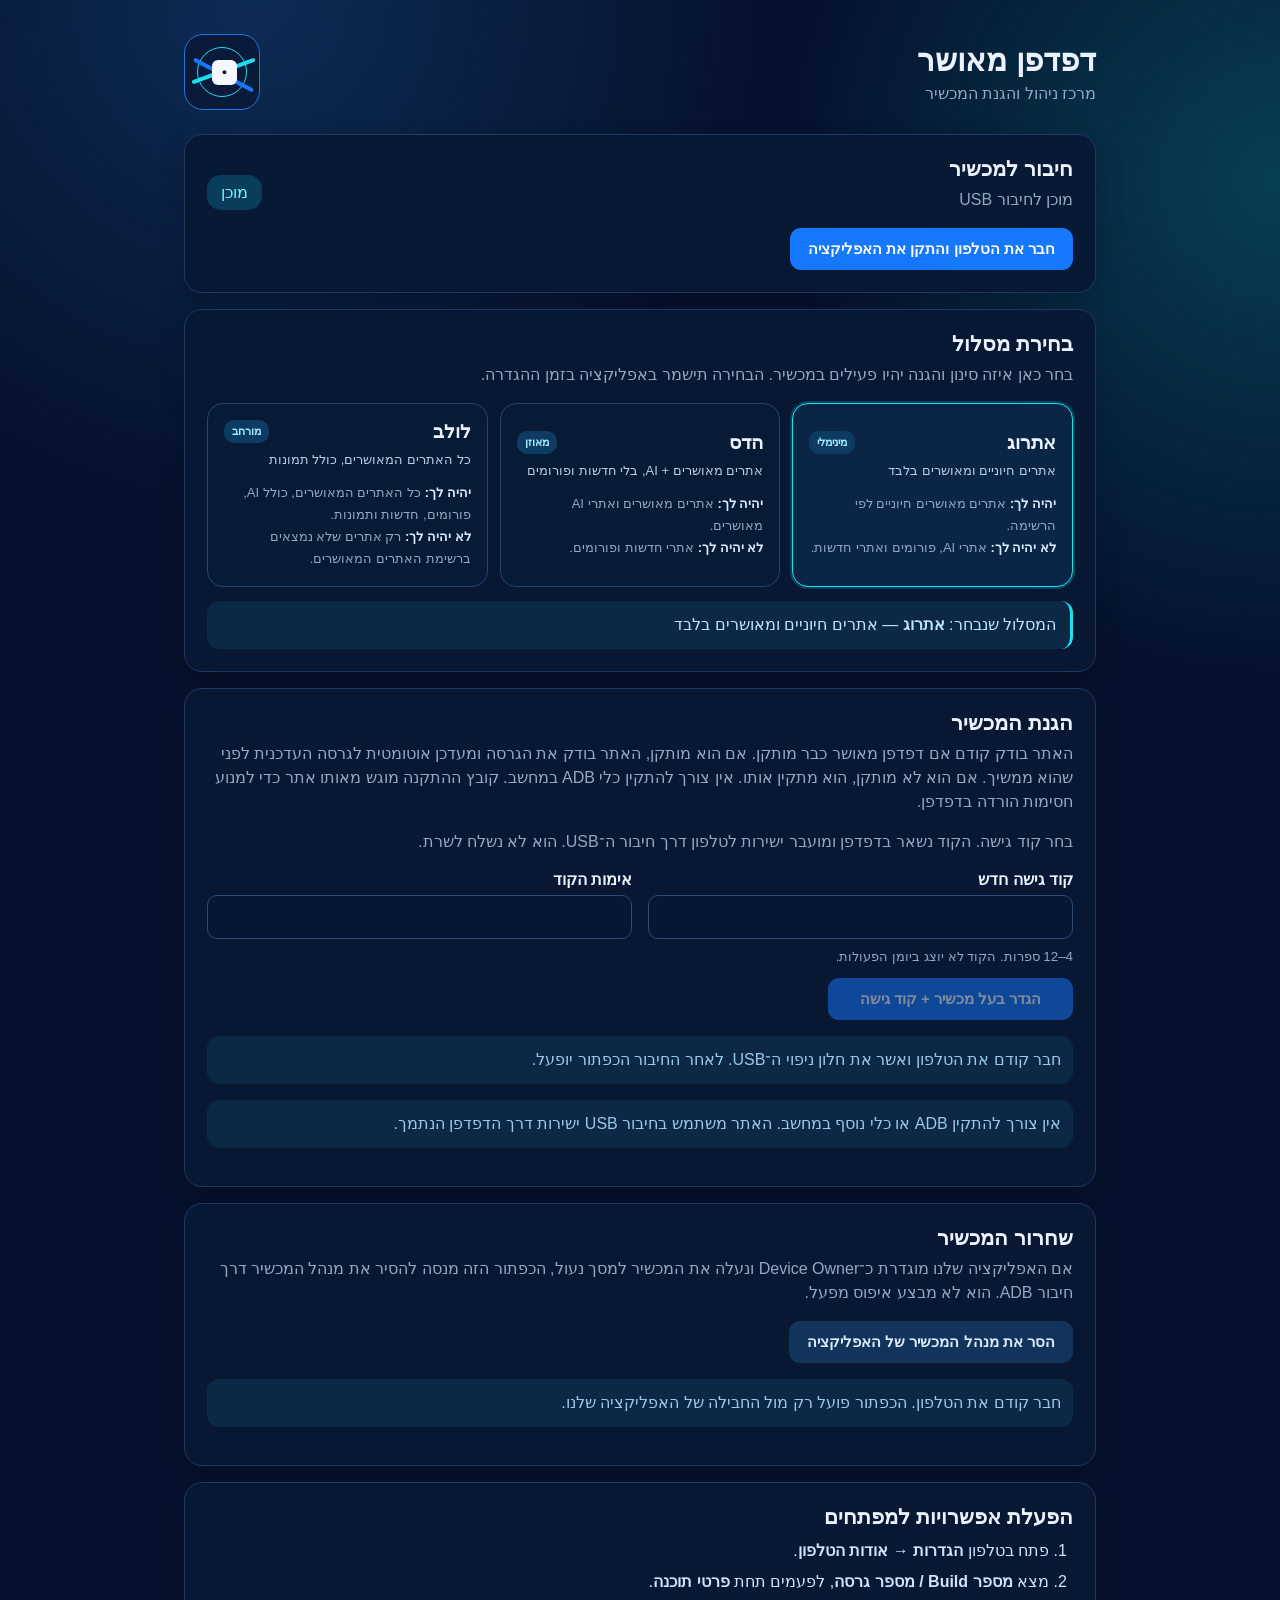
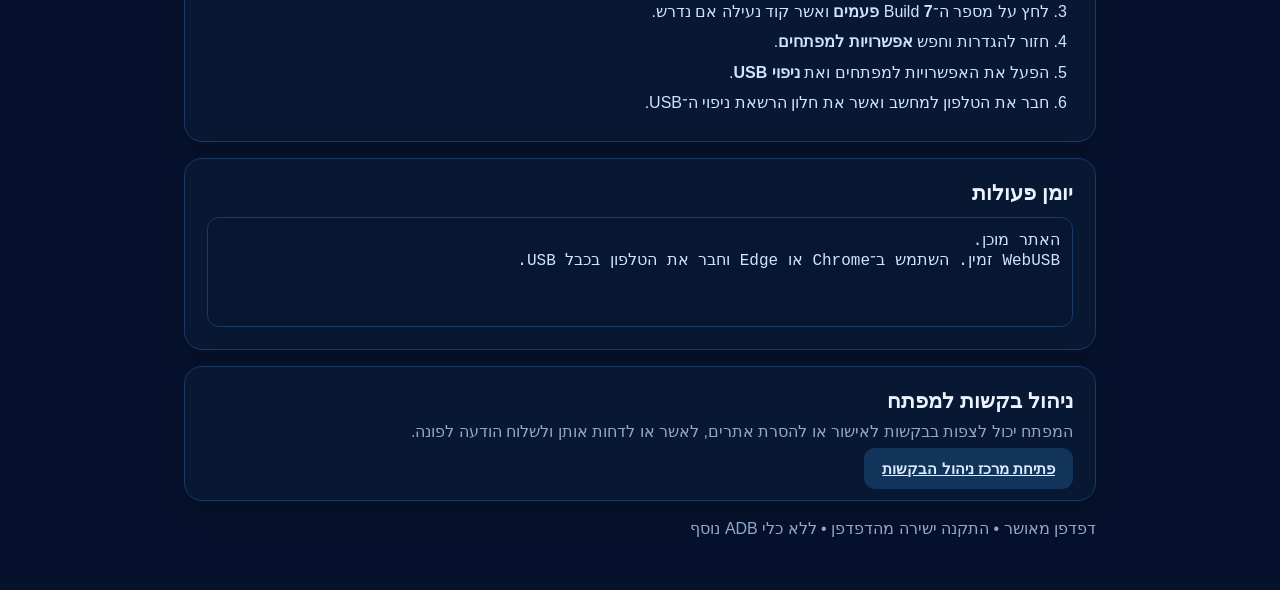
<file: website/index.html>
<!doctype html>
<html lang="he" dir="rtl">
<head>
<meta charset="utf-8">
<meta name="viewport" content="width=device-width,initial-scale=1">
<meta http-equiv="Permissions-Policy" content="usb=(self)">
<title>דפדפן מאושר — מרכז ניהול והגנת המכשיר</title>
<link rel="stylesheet" href="style.css">
</head>
<body>
<main class="app">
  <header class="header">
    <div><h1>דפדפן מאושר</h1><p>מרכז ניהול והגנת המכשיר</p></div>
    <div class="logo" aria-label="דפדפן מאושר"><span class="globe"></span><span class="route r1"></span><span class="route r2"></span><span class="lock">●</span></div>
  </header>

  <section class="card">
    <div class="row">
      <div><h2>חיבור למכשיר</h2><p id="deviceStatus">בודק תמיכה בחיבור USB מהדפדפן...</p></div>
      <span id="deviceBadge" class="badge">ממתין לחיבור</span>
    </div>
    <button id="connect" class="primary">חבר את הטלפון והתקן את האפליקציה</button>
    <div id="browserNotice" class="notice hidden"></div>
  </section>

  <section class="card">
    <h2>בחירת מסלול</h2>
    <p>בחר כאן איזה סינון והגנה יהיו פעילים במכשיר. הבחירה תישמר באפליקציה בזמן ההגדרה.</p>
    <div class="route-options" role="radiogroup" aria-label="בחירת מסלול">
      <button type="button" class="route-option selected" data-route="ETROG" aria-pressed="true">
        <div class="route-title"><span>אתרוג</span><span class="route-tag">מינימלי</span></div>
        <p class="route-summary">אתרים חיוניים ומאושרים בלבד</p>
        <div class="route-details"><div><b>יהיה לך:</b> אתרים מאושרים חיוניים לפי הרשימה.</div><div><b>לא יהיה לך:</b> אתרי AI, פורומים ואתרי חדשות.</div></div>
      </button>
      <button type="button" class="route-option" data-route="HADASS" aria-pressed="false">
        <div class="route-title"><span>הדס</span><span class="route-tag">מאוזן</span></div>
        <p class="route-summary">אתרים מאושרים + AI, בלי חדשות ופורומים</p>
        <div class="route-details"><div><b>יהיה לך:</b> אתרים מאושרים ואתרי AI מאושרים.</div><div><b>לא יהיה לך:</b> אתרי חדשות ופורומים.</div></div>
      </button>
      <button type="button" class="route-option" data-route="LULAV" aria-pressed="false">
        <div class="route-title"><span>לולב</span><span class="route-tag">מורחב</span></div>
        <p class="route-summary">כל האתרים המאושרים, כולל תמונות</p>
        <div class="route-details"><div><b>יהיה לך:</b> כל האתרים המאושרים, כולל AI, פורומים, חדשות ותמונות.</div><div><b>לא יהיה לך:</b> רק אתרים שלא נמצאים ברשימת האתרים המאושרים.</div></div>
      </button>
    </div>
    <div id="selectedRouteNotice" class="route-selection-notice">המסלול שנבחר: <b>אתרוג</b> — אתרים חיוניים ומאושרים בלבד</div>
  </section>

  <section class="card">
    <h2>הגנת המכשיר</h2>
    <p>האתר בודק קודם אם דפדפן מאושר כבר מותקן. אם הוא מותקן, האתר בודק את הגרסה ומעדכן אוטומטית לגרסה העדכנית לפני שהוא ממשיך. אם הוא לא מותקן, הוא מתקין אותו. אין צורך להתקין כלי ADB במחשב. קובץ ההתקנה מוגש מאותו אתר כדי למנוע חסימות הורדה בדפדפן.</p>
    <p>בחר קוד גישה. הקוד נשאר בדפדפן ומועבר ישירות לטלפון דרך חיבור ה־USB. הוא לא נשלח לשרת.</p>
    <div class="fields">
      <label>קוד גישה חדש<input id="code" type="password" inputmode="numeric" maxlength="12" autocomplete="new-password"></label>
      <label>אימות הקוד<input id="confirm" type="password" inputmode="numeric" maxlength="12" autocomplete="new-password"></label>
    </div>
    <small>4–12 ספרות. הקוד לא יוצג ביומן הפעולות.</small>
    <button id="setup" class="primary" disabled>הגדר בעל מכשיר + קוד גישה</button>
    <div id="setupNotice" class="notice">חבר קודם את הטלפון ואשר את חלון ניפוי ה־USB. לאחר החיבור הכפתור יופעל.</div>
    <div class="notice">אין צורך להתקין ADB או כלי נוסף במחשב. האתר משתמש בחיבור USB ישירות דרך הדפדפן הנתמך.</div>
  </section>

  <section class="card">
    <h2>שחרור המכשיר</h2>
    <p>אם האפליקציה שלנו מוגדרת כ־Device Owner ונעלה את המכשיר למסך נעול, הכפתור הזה מנסה להסיר את מנהל המכשיר דרך חיבור ADB. הוא לא מבצע איפוס מפעל.</p>
    <button id="removeOwner" class="secondary" disabled>הסר את מנהל המכשיר של האפליקציה</button>
    <div id="removeOwnerNotice" class="notice">חבר קודם את הטלפון. הכפתור פועל רק מול החבילה של האפליקציה שלנו.</div>
  </section>

  <section class="card">
    <h2>הפעלת אפשרויות למפתחים</h2>
    <ol>
      <li>פתח בטלפון <b>הגדרות → אודות הטלפון</b>.</li>
      <li>מצא <b>מספר Build / מספר גרסה</b>, לפעמים תחת <b>פרטי תוכנה</b>.</li>
      <li>לחץ על מספר ה־Build <b>7 פעמים</b> ואשר קוד נעילה אם נדרש.</li>
      <li>חזור להגדרות וחפש <b>אפשרויות למפתחים</b>.</li>
      <li>הפעל את האפשרויות למפתחים ואת <b>ניפוי USB</b>.</li>
      <li>חבר את הטלפון למחשב ואשר את חלון הרשאת ניפוי ה־USB.</li>
    </ol>
  </section>

  <section class="card">
    <h2>יומן פעולות</h2>
    <pre id="log">האתר מוכן.</pre>
  </section>

  <section class="card">
    <h2>ניהול בקשות למפתח</h2>
    <p>המפתח יכול לצפות בבקשות לאישור או להסרת אתרים, לאשר או לדחות אותן ולשלוח הודעה לפונה.</p>
    <a class="secondary linkButton" href="developer.html">פתיחת מרכז ניהול הבקשות</a>
  </section>

  <footer><span>דפדפן מאושר • התקנה ישירה מהדפדפן • ללא כלי ADB נוסף</span></footer>
</main>
<script src="webadb.js"></script>
<script src="app.js"></script>
</body>
</html>
</file>
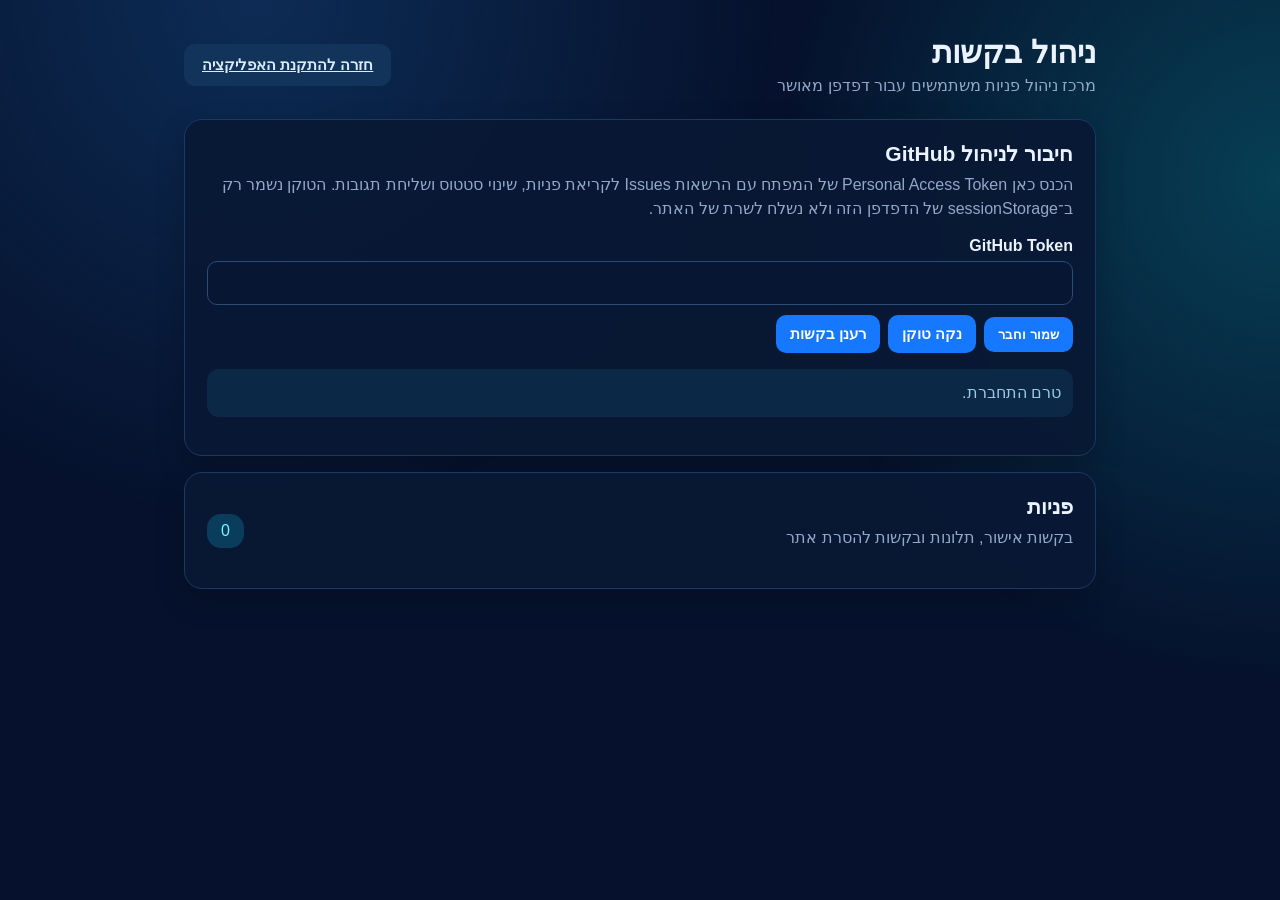
<file: website/developer.html>
<!doctype html>
<html lang="he" dir="rtl">
<head>
<meta charset="utf-8">
<meta name="viewport" content="width=device-width,initial-scale=1">
<title>דפדפן מאושר — ניהול בקשות</title>
<link rel="stylesheet" href="style.css">
<style>
.dashboard-grid{display:grid;grid-template-columns:minmax(280px,360px) 1fr;gap:16px}
.request-list{display:grid;gap:12px}
.request-card{background:rgba(9,25,53,.94);border:1px solid #1b3965;border-radius:16px;padding:16px}
.request-head{display:flex;justify-content:space-between;gap:12px;align-items:flex-start}
.request-card h3{margin:0 0 6px;font-size:18px}
.request-meta{color:#91a8c8;font-size:13px;margin:0 0 10px}
.request-body{background:#071632;border:1px solid #1c3966;border-radius:12px;padding:12px;white-space:pre-wrap;overflow:auto;max-height:280px;line-height:1.55}
.status{display:inline-flex;padding:6px 10px;border-radius:999px;background:#0b2947;color:#9dc7e8;font-size:12px}
.status.pending{background:#4a3509;color:#ffd98a}.status.approved{background:#0b5a43;color:#8fffe0}.status.denied{background:#5a1f2b;color:#ffc3cd}
.request-actions{display:flex;gap:8px;flex-wrap:wrap;margin-top:12px}
.request-actions button{border:0;border-radius:10px;padding:10px 13px;font-weight:700;cursor:pointer}
.approve{background:#1d9b68;color:white}.deny{background:#c64862;color:white}.openIssue{background:#12345a;color:#dcecff;text-decoration:none;display:inline-flex;align-items:center;padding:10px 13px;border-radius:10px}
.token-note{color:#91a8c8;line-height:1.5}
.toolbar{display:flex;gap:8px;flex-wrap:wrap;align-items:center;margin-top:10px}
.toolbar button{border:0;border-radius:10px;padding:10px 14px;background:#1677ff;color:#fff;font-weight:700;cursor:pointer}
.hidden{display:none}
@media(max-width:850px){.dashboard-grid{grid-template-columns:1fr}}
</style>
</head>
<body>
<main class="app">
  <header class="header">
    <div>
      <h1>ניהול בקשות</h1>
      <p>מרכז ניהול פניות משתמשים עבור דפדפן מאושר</p>
    </div>
    <a class="secondary linkButton" href="index.html">חזרה להתקנת האפליקציה</a>
  </header>

  <section class="card">
    <h2>חיבור לניהול GitHub</h2>
    <p class="token-note">הכנס כאן Personal Access Token של המפתח עם הרשאות Issues לקריאת פניות, שינוי סטטוס ושליחת תגובות. הטוקן נשמר רק ב־sessionStorage של הדפדפן הזה ולא נשלח לשרת של האתר.</p>
    <label>GitHub Token<input id="token" type="password" autocomplete="off" spellcheck="false"></label>
    <div class="toolbar">
      <button id="saveToken">שמור וחבר</button>
      <button id="clearToken" class="secondary">נקה טוקן</button>
      <button id="refresh" class="secondary">רענן בקשות</button>
    </div>
    <div id="status" class="notice">טרם התחברת.</div>
  </section>

  <section class="card">
    <div class="row">
      <div>
        <h2>פניות</h2>
        <p>בקשות אישור, תלונות ובקשות להסרת אתר</p>
      </div>
      <span id="count" class="badge">0</span>
    </div>
    <div id="requests" class="request-list"></div>
  </section>
</main>
<script src="developer.js"></script>
</body>
</html>
</file>
<file: website/style.css>
*{box-sizing:border-box}body{margin:0;background:#06122d;color:#eaf3ff;font-family:Arial,"Noto Sans Hebrew",sans-serif}body:before{content:"";position:fixed;inset:0;background:radial-gradient(circle at 20% 0%,#0d2c55 0,transparent 38%),radial-gradient(circle at 100% 20%,#073f55 0,transparent 34%);pointer-events:none}.app{position:relative;max-width:980px;margin:0 auto;padding:34px;min-height:100vh}.header{display:flex;align-items:center;justify-content:space-between;margin-bottom:24px}.header h1{font-size:31px;margin:0}.header p{font-size:16px;color:#91a8c8;margin:5px 0 0}.logo{width:76px;height:76px;border:1.5px solid #2476d9;border-radius:19px;background:#0a1a3b;position:relative;overflow:hidden}.globe{position:absolute;width:50px;height:50px;border:1px solid #18e0f2;border-radius:50%;left:12px;top:12px}.route{position:absolute;height:4px;border-radius:4px;transform:rotate(-20deg);background:#18e0f2;width:67px;left:5px;top:34px}.r2{background:#1677ff;transform:rotate(28deg);top:38px}.lock{position:absolute;left:27px;top:25px;background:#f4f8ff;color:#06122d;width:25px;height:25px;border-radius:6px;text-align:center;line-height:25px;font-size:9px}.card{background:rgba(9,25,53,.94);border:1px solid #1b3965;border-radius:18px;padding:22px;margin-bottom:16px;box-shadow:0 12px 30px #0003}.row{display:flex;align-items:center;justify-content:space-between;gap:20px}.card h2{font-size:21px;margin:0 0 7px}.card p{color:#91a8c8;margin:0 0 16px;line-height:1.5}.badge{padding:8px 14px;border-radius:14px;background:#0a3c5c;color:#76f5ff;white-space:nowrap}.chips{display:flex;gap:10px}.chips span{padding:10px 18px;border-radius:13px;background:#0e3b62;font-weight:700}.chips span:nth-child(2){background:#123d55}.chips span:nth-child(3){background:#123e4c}.fields{display:grid;grid-template-columns:1fr 1fr;gap:16px;margin:14px 0 10px}label{font-weight:700}input{display:block;width:100%;margin-top:6px;padding:12px;border-radius:10px;border:1px solid #2b4c78;background:#071632;color:#fff;font-size:16px;outline:none}input:focus{border-color:#18e0f2}small{display:block;color:#91a8c8;margin-bottom:14px}.primary,.secondary{border:0;border-radius:11px;padding:12px 18px;font-size:15px;font-weight:700;cursor:pointer}.primary{background:#1677ff;color:#fff;min-width:245px}.primary:hover{background:#2484ff}.secondary{background:#12345a;color:#dcecff}.notice{margin:16px 0;padding:12px;border-radius:12px;background:#0b2947;color:#9dc7e8;line-height:1.5}.command{background:#071632;border:1px solid #1c3966;border-radius:12px;padding:14px;font-family:Consolas,monospace;font-size:12px;direction:ltr;text-align:left;overflow:auto}ol{margin:0;padding-right:24px;line-height:1.9;color:#cfe4ff}pre{min-height:110px;margin:12px 0 0;padding:12px;border-radius:12px;background:#071632;border:1px solid #1c3966;color:#cfe4ff;white-space:pre-wrap;font-family:Consolas,monospace}footer{display:flex;align-items:center;justify-content:space-between;color:#91a8c8;padding:2px 0 18px}@media(max-width:700px){.app{padding:18px}.header h1{font-size:25px}.fields{grid-template-columns:1fr}.row{align-items:flex-start;flex-direction:column}.badge{align-self:flex-start}footer{gap:12px;flex-direction:column;align-items:stretch}.primary{width:100%}.chips{flex-wrap:wrap}}
.hidden{display:none}.primary:disabled{opacity:.5;cursor:not-allowed}.badge.ok{background:#0b5a43;color:#8fffe0}.notice{white-space:pre-wrap}
.route-options{display:grid;grid-template-columns:repeat(3,1fr);gap:12px;margin-top:14px}.route-option{appearance:none;text-align:right;width:100%;border:1px solid #24456f;border-radius:16px;padding:16px;background:#071a36;color:#eaf3ff;cursor:pointer;transition:.15s;direction:rtl}.route-option:hover{border-color:#2d78c9;background:#0a2142}.route-option.selected{border-color:#18e0f2;box-shadow:0 0 0 2px #18e0f233;background:#0b2547}.route-title{display:flex;align-items:center;justify-content:space-between;gap:8px;font-size:19px;font-weight:800}.route-tag{font-size:11px;padding:5px 8px;border-radius:10px;background:#0e3b62;color:#9eeeff}.route-summary{font-size:13px!important;color:#b9cee8!important;margin:8px 0 12px!important;line-height:1.45!important}.route-details{font-size:13px;color:#91a8c8;line-height:1.7}.route-details b{color:#dcecff}.route-selection-notice{margin-top:14px;padding:12px 14px;border-radius:12px;background:#0b2947;color:#bfe6ff;line-height:1.5;border-right:3px solid #18e0f2}@media(max-width:850px){.route-options{grid-template-columns:1fr}}
</file>
